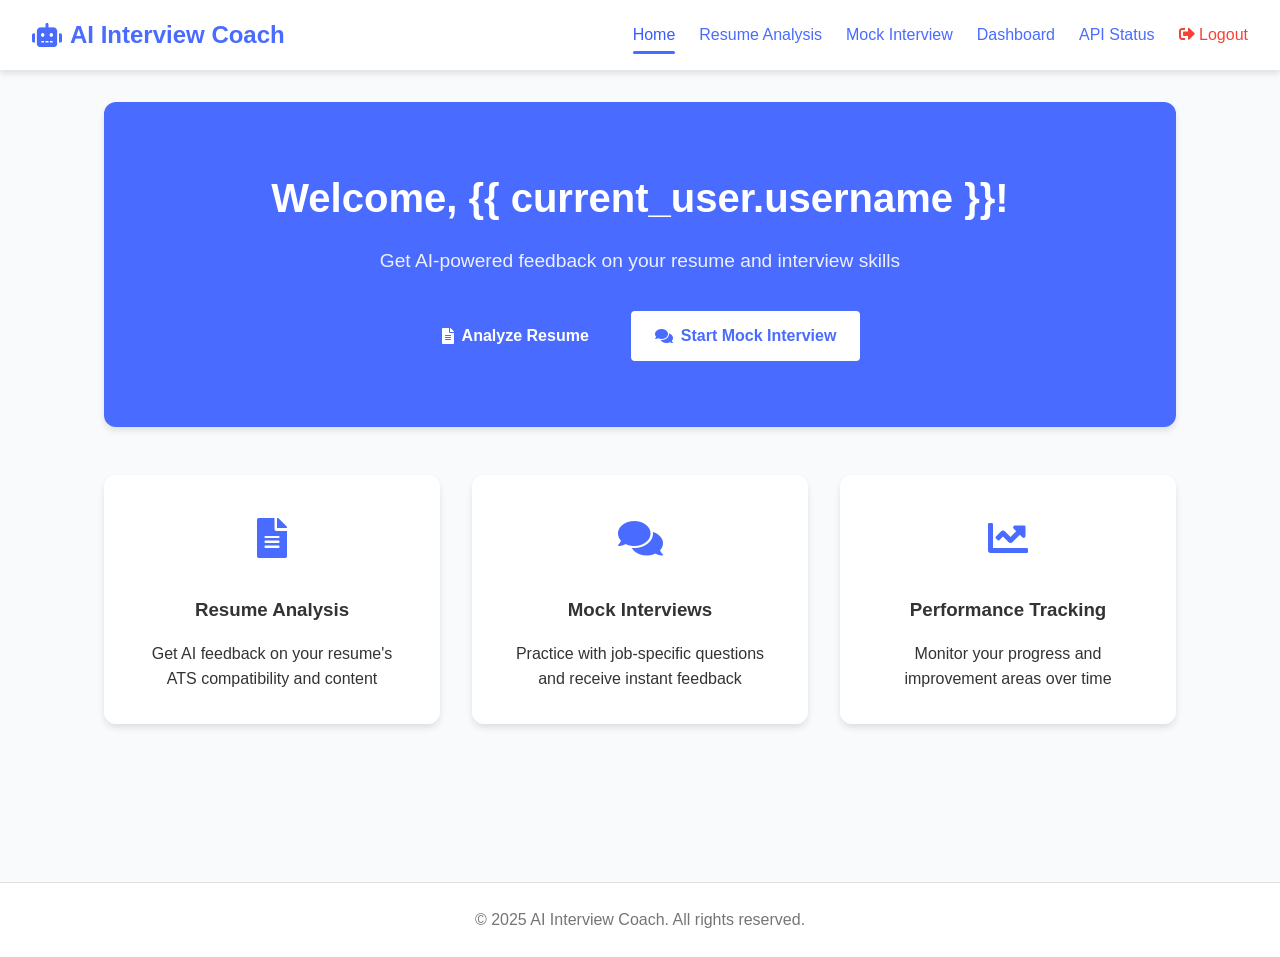
<file: templates/index.html>
<!DOCTYPE html>
<html lang="en">
<head>
    <meta charset="UTF-8">
    <meta name="viewport" content="width=device-width, initial-scale=1.0">
    <title>AI Interview Coach</title>
    <link rel="stylesheet" href="https://cdnjs.cloudflare.com/ajax/libs/font-awesome/5.15.4/css/all.min.css">
    <link rel="stylesheet" href="../static/css/style.css">
</head>
<body>
    <header>
        <div class="logo">
            <h1><i class="fas fa-robot"></i> AI Interview Coach</h1>
        </div>
        <nav>
            <ul>
                <li><a href="/home" class="active">Home</a></li>
                <li><a href="/resume">Resume Analysis</a></li>
                <li><a href="/interview">Mock Interview</a></li>
                <li><a href="/dashboard">Dashboard</a></li>
                <li><a href="/api-status">API Status</a></li>
                <li><a href="/logout" class="logout-btn"><i class="fas fa-sign-out-alt"></i> Logout</a></li>
            </ul>
        </nav>
    </header>

    <main>
        <section class="hero">
            <div class="hero-content">
                <h2>Welcome, {{ current_user.username }}!</h2>
                <p>Get AI-powered feedback on your resume and interview skills</p>
                <div class="cta-buttons">
                    <a href="/resume" class="btn btn-primary">
                        <i class="fas fa-file-alt"></i> Analyze Resume
                    </a>
                    <a href="/interview" class="btn btn-secondary">
                        <i class="fas fa-comments"></i> Start Mock Interview
                    </a>
                </div>
            </div>
        </section>

        <section class="features">
            <div class="feature-card">
                <div class="feature-icon">
                    <i class="fas fa-file-alt"></i>
                </div>
                <h3>Resume Analysis</h3>
                <p>Get AI feedback on your resume's ATS compatibility and content</p>
            </div>
            <div class="feature-card">
                <div class="feature-icon">
                    <i class="fas fa-comments"></i>
                </div>
                <h3>Mock Interviews</h3>
                <p>Practice with job-specific questions and receive instant feedback</p>
            </div>
            <div class="feature-card">
                <div class="feature-icon">
                    <i class="fas fa-chart-line"></i>
                </div>
                <h3>Performance Tracking</h3>
                <p>Monitor your progress and improvement areas over time</p>
            </div>
        </section>
    </main>

    <footer>
        <p>&copy; 2025 AI Interview Coach. All rights reserved.</p>
    </footer>
</body>
</html>
</file>
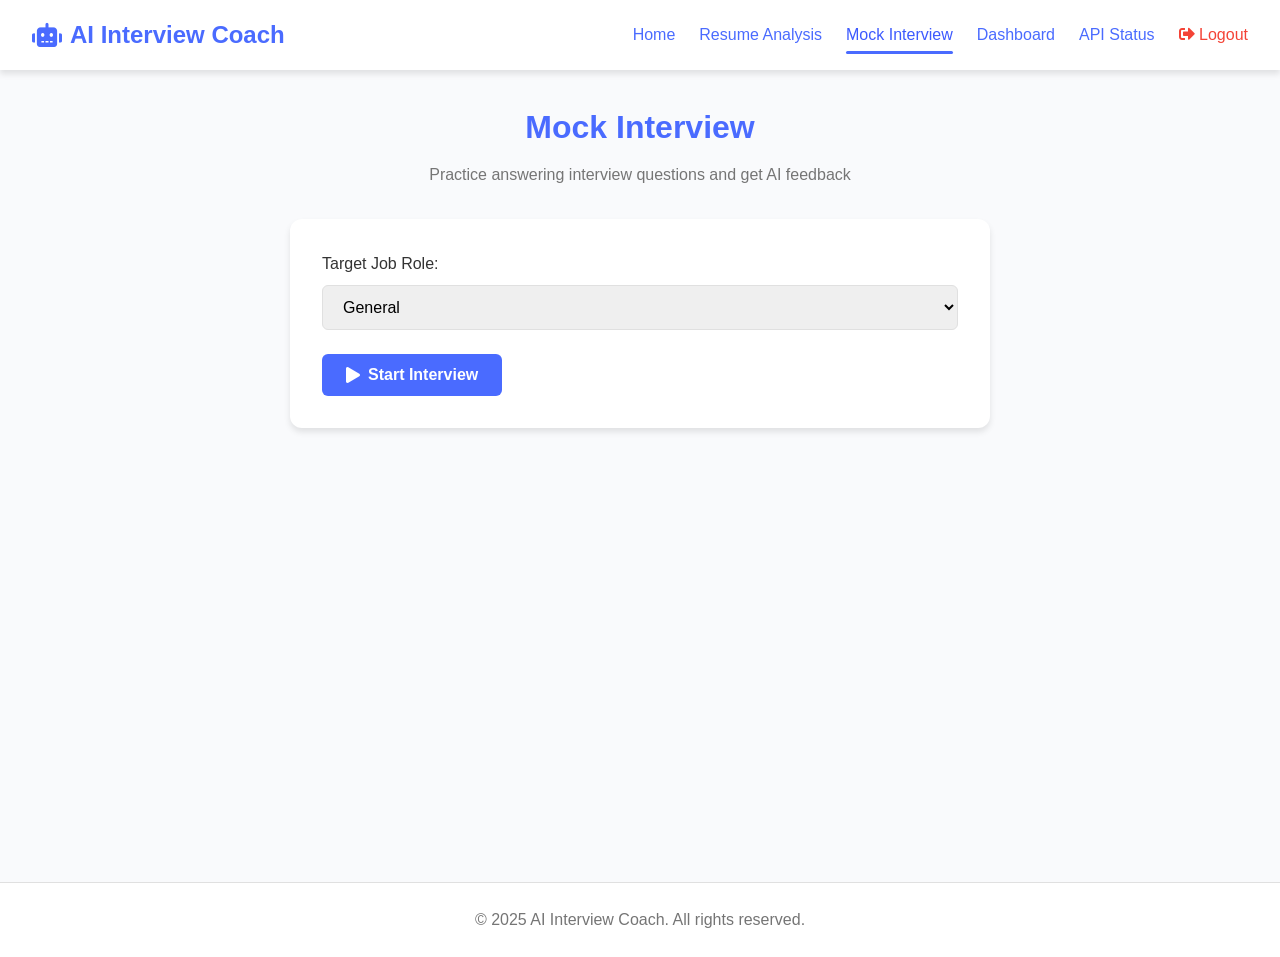
<file: templates/interview.html>
<!DOCTYPE html>
<html lang="en">
<head>
    <meta charset="UTF-8">
    <meta name="viewport" content="width=device-width, initial-scale=1.0">
    <title>Mock Interview | AI Interview Coach</title>
    <link rel="stylesheet" href="https://cdnjs.cloudflare.com/ajax/libs/font-awesome/5.15.4/css/all.min.css">
    <link rel="stylesheet" href="../static/css/style.css">
</head>
<body>
    <header>
        <div class="logo">
            <h1><i class="fas fa-robot"></i> AI Interview Coach</h1>
        </div>
        <nav>
            <ul>
                <li><a href="/home">Home</a></li>
                <li><a href="/resume">Resume Analysis</a></li>
                <li><a href="/interview" class="active">Mock Interview</a></li>
                <li><a href="/dashboard">Dashboard</a></li>
                <li><a href="/api-status">API Status</a></li>
                <li><a href="/logout" class="logout-btn"><i class="fas fa-sign-out-alt"></i> Logout</a></li>
            </ul>
        </nav>
    </header>

    <main>
        <section class="page-header">
            <h2>Mock Interview</h2>
            <p>Practice answering interview questions and get AI feedback</p>
        </section>

        <section id="interviewSetup" class="interview-setup">
            <form id="setupForm">
                <div class="form-group">
                    <label for="interviewJobRole">Target Job Role:</label>
                    <select id="interviewJobRole" name="job_role" required>
                        <option value="General">General</option>
                        <option value="Software Developer">Software Developer</option>
                        <option value="Data Scientist">Data Scientist</option>
                        <option value="Project Manager">Project Manager</option>
                    </select>
                </div>
                <button type="submit" class="btn btn-primary">
                    <i class="fas fa-play"></i> Start Interview
                </button>
            </form>
        </section>

        <section id="interviewSession" class="interview-session hidden">
            <div class="question-container">
                <div class="question-counter">
                    Question <span id="currentQuestionNum">1</span> of <span id="totalQuestions">5</span>
                </div>
                <div class="question">
                    <h3 id="currentQuestion"></h3>
                </div>
            </div>

            <div class="answer-container">
                <textarea id="answerInput" rows="10" placeholder="Type your answer here... Provide a detailed response including specific examples from your experience. For behavioral questions, consider using the STAR method (Situation, Task, Action, Result)."></textarea>
                <div class="answer-controls">
                    <button id="submitAnswer" class="btn btn-primary">
                        <i class="fas fa-paper-plane"></i> Submit Answer
                    </button>
                </div>
            </div>

            <div id="loadingEvaluation" class="loading hidden">
                <i class="fas fa-spinner fa-spin"></i> Evaluating your answer...
            </div>

            <div id="answerFeedback" class="feedback-container hidden">
                <div class="feedback-header">
                    <h3>AI Feedback</h3>
                    <div class="score">
                        <span id="answerScore">0</span><span>/100</span>
                    </div>
                </div>
                <div class="feedback-content formatted-feedback" id="feedbackContent">
                </div>
                <div class="feedback-controls">
                    <button id="nextQuestion" class="btn btn-secondary">
                        Next Question <i class="fas fa-arrow-right"></i>
                    </button>
                    <button id="finishInterview" class="btn btn-primary hidden">
                        Finish Interview <i class="fas fa-check"></i>
                    </button>
                </div>
            </div>
        </section>

        <section id="interviewComplete" class="interview-complete hidden">
            <div class="complete-header">
                <h3><i class="fas fa-check-circle"></i> Interview Complete!</h3>
            </div>
            <div class="complete-summary">
                <p>You've completed the mock interview. Here's your performance:</p>
                <div class="average-score">
                    <span>Average Score: </span>
                    <span id="averageScore">0</span><span>/100</span>
                </div>
            </div>
            <div class="complete-actions">
                <a href="/dashboard" class="btn btn-primary">
                    <i class="fas fa-chart-line"></i> View Dashboard
                </a>
                <button id="startNewInterview" class="btn btn-secondary">
                    <i class="fas fa-redo"></i> Start New Interview
                </button>
            </div>
        </section>
    </main>

    <footer>
        <p>&copy; 2025 AI Interview Coach. All rights reserved.</p>
    </footer>

    <script src="../static/js/interview.js"></script>
</body>
</html>
</file>
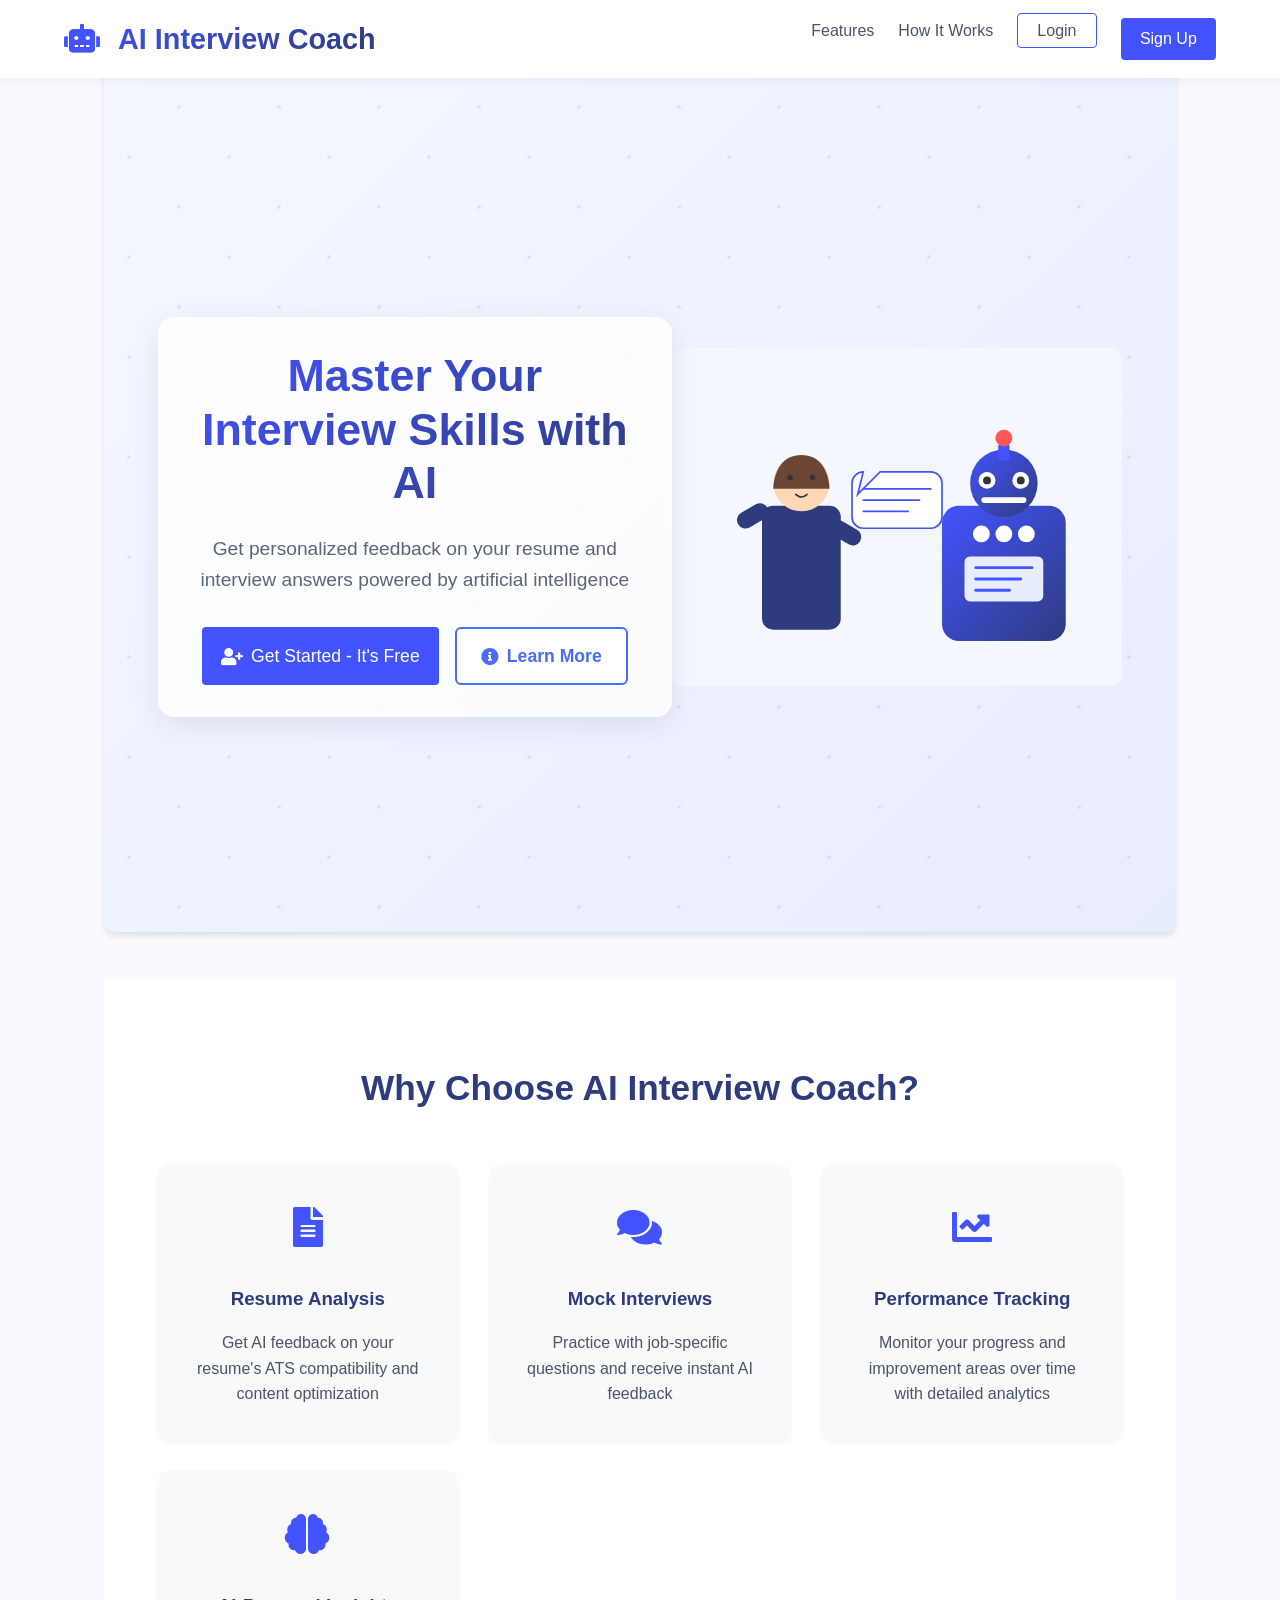
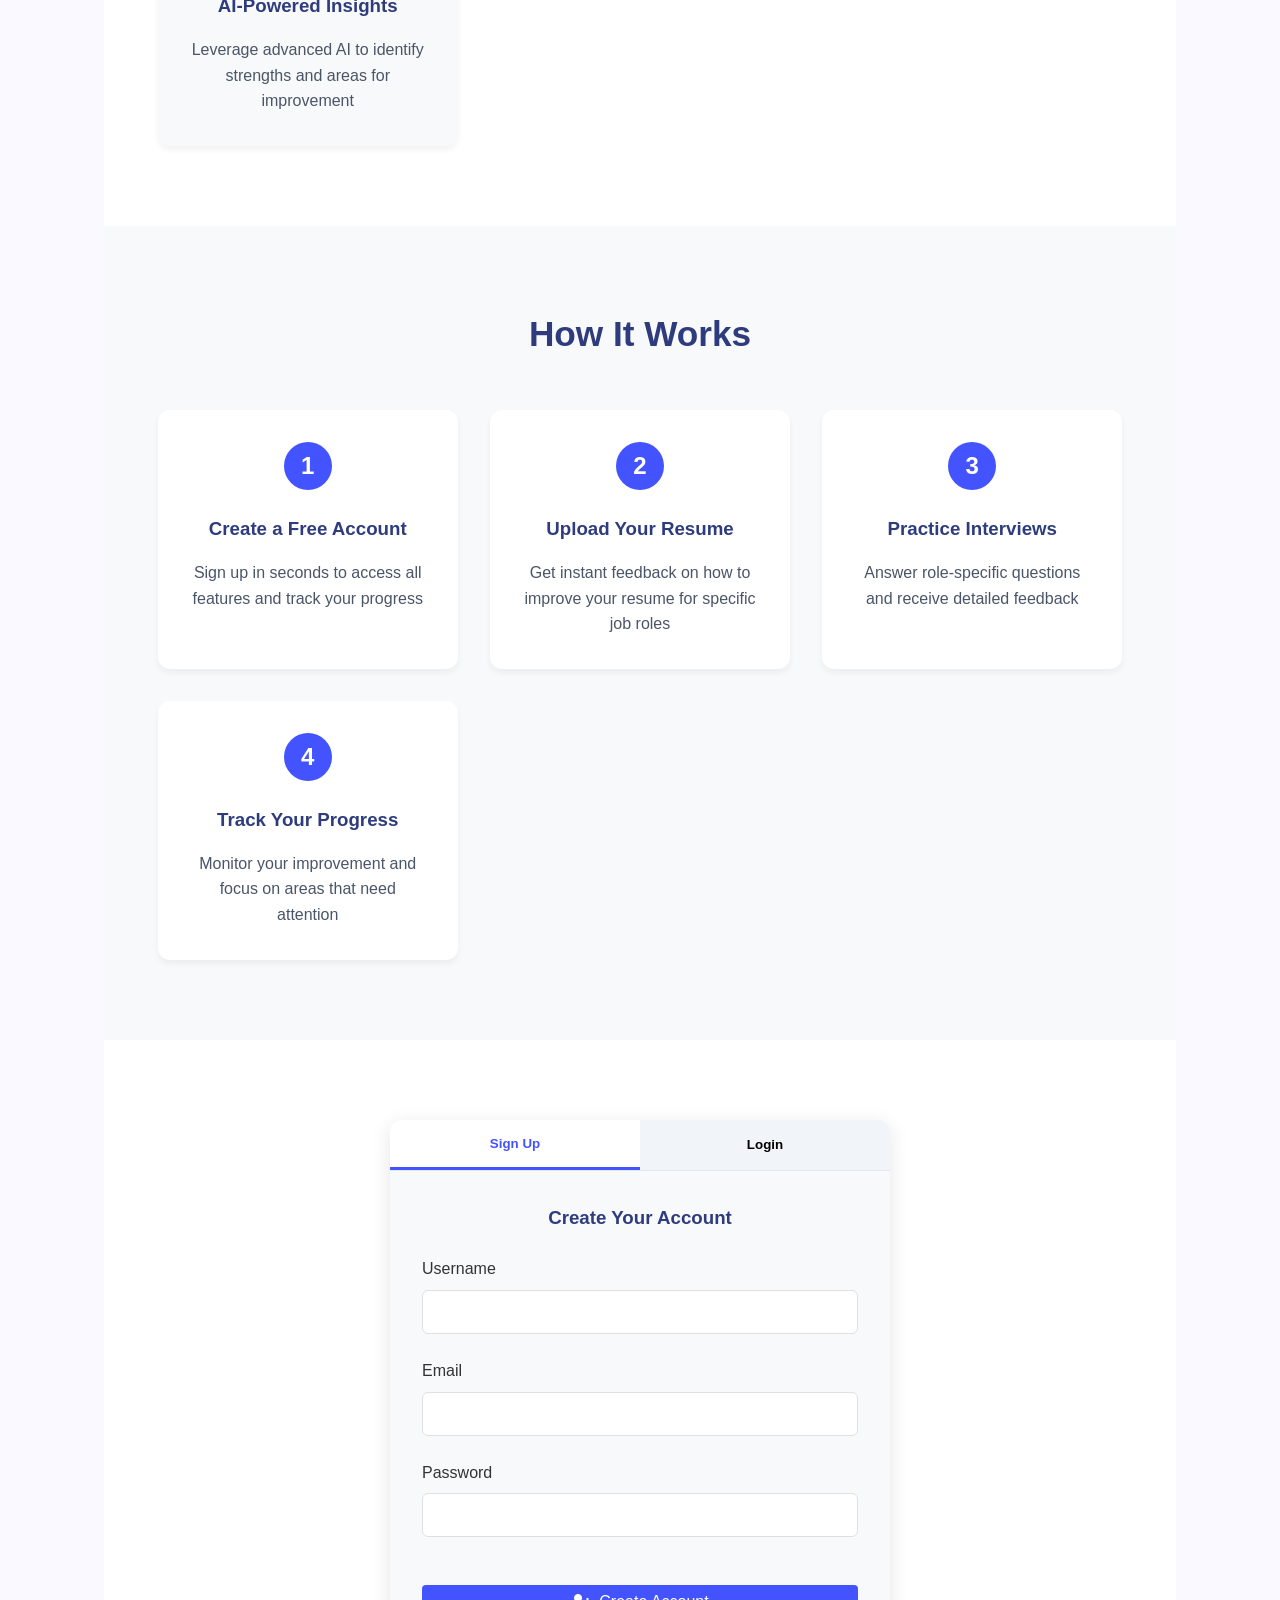
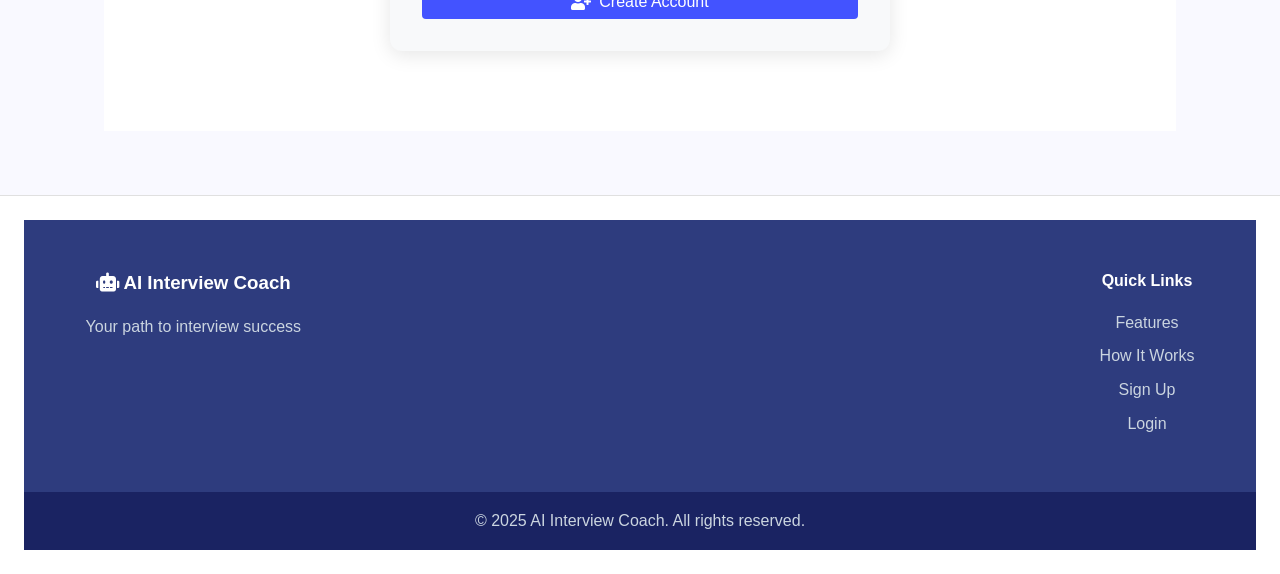
<file: templates/landing.html>
<!DOCTYPE html>
<html lang="en">
<head>
    <meta charset="UTF-8">
    <meta name="viewport" content="width=device-width, initial-scale=1.0">
    <title>AI Interview Coach - Your Path to Interview Success</title>
    <link rel="stylesheet" href="https://cdnjs.cloudflare.com/ajax/libs/font-awesome/5.15.4/css/all.min.css">
    <link rel="stylesheet" href="../static/css/style.css">
    <link rel="stylesheet" href="../static/css/landing.css">
</head>
<body class="landing-page">
    <header>
        <div class="logo">
            <h1><i class="fas fa-robot"></i> AI Interview Coach</h1>
        </div>
        <nav>
            <ul>
                <li><a href="#features" class="nav-link">Features</a></li>
                <li><a href="#how-it-works" class="nav-link">How It Works</a></li>
                <li><a href="#login" class="login-btn">Login</a></li>
                <li><a href="#signup" class="btn btn-primary">Sign Up</a></li>
            </ul>
        </nav>
    </header>

    <main>
        <section class="hero">
            <div class="hero-content">
                <h2>Master Your Interview Skills with AI</h2>
                <p>Get personalized feedback on your resume and interview answers powered by artificial intelligence</p>
                <div class="cta-buttons">
                    <a href="#signup" class="btn btn-primary btn-large">
                        <i class="fas fa-user-plus"></i> Get Started - It's Free
                    </a>
                    <a href="#features" class="btn btn-secondary btn-large">
                        <i class="fas fa-info-circle"></i> Learn More
                    </a>
                </div>
            </div>
            <div class="hero-image">
                <img src="../static/img/interview-illustration.svg" alt="AI Interview Coach Illustration">
            </div>
        </section>

        <section id="features" class="features-section">
            <h2>Why Choose AI Interview Coach?</h2>
            <div class="features">
                <div class="feature-card">
                    <div class="feature-icon">
                        <i class="fas fa-file-alt"></i>
                    </div>
                    <h3>Resume Analysis</h3>
                    <p>Get AI feedback on your resume's ATS compatibility and content optimization</p>
                </div>
                <div class="feature-card">
                    <div class="feature-icon">
                        <i class="fas fa-comments"></i>
                    </div>
                    <h3>Mock Interviews</h3>
                    <p>Practice with job-specific questions and receive instant AI feedback</p>
                </div>
                <div class="feature-card">
                    <div class="feature-icon">
                        <i class="fas fa-chart-line"></i>
                    </div>
                    <h3>Performance Tracking</h3>
                    <p>Monitor your progress and improvement areas over time with detailed analytics</p>
                </div>
                <div class="feature-card">
                    <div class="feature-icon">
                        <i class="fas fa-brain"></i>
                    </div>
                    <h3>AI-Powered Insights</h3>
                    <p>Leverage advanced AI to identify strengths and areas for improvement</p>
                </div>
            </div>
        </section>

        <section id="how-it-works" class="how-it-works-section">
            <h2>How It Works</h2>
            <div class="steps">
                <div class="step">
                    <div class="step-number">1</div>
                    <h3>Create a Free Account</h3>
                    <p>Sign up in seconds to access all features and track your progress</p>
                </div>
                <div class="step">
                    <div class="step-number">2</div>
                    <h3>Upload Your Resume</h3>
                    <p>Get instant feedback on how to improve your resume for specific job roles</p>
                </div>
                <div class="step">
                    <div class="step-number">3</div>
                    <h3>Practice Interviews</h3>
                    <p>Answer role-specific questions and receive detailed feedback</p>
                </div>
                <div class="step">
                    <div class="step-number">4</div>
                    <h3>Track Your Progress</h3>
                    <p>Monitor your improvement and focus on areas that need attention</p>
                </div>
            </div>
        </section>

        <section id="signup" class="auth-section">
            <div class="auth-container">
                <div class="auth-tabs">
                    <button class="auth-tab active" data-target="signup-form">Sign Up</button>
                    <button class="auth-tab" data-target="login-form">Login</button>
                </div>
                <div id="signup-form" class="auth-form active">
                    <h3>Create Your Account</h3>
                    <form action="/signup" method="POST">
                        <div class="form-group">
                            <label for="signup-username">Username</label>
                            <input type="text" id="signup-username" name="username" required>
                        </div>
                        <div class="form-group">
                            <label for="signup-email">Email</label>
                            <input type="email" id="signup-email" name="email" required>
                        </div>
                        <div class="form-group">
                            <label for="signup-password">Password</label>
                            <input type="password" id="signup-password" name="password" required>
                        </div>
                        <button type="submit" class="btn btn-primary btn-block">
                            <i class="fas fa-user-plus"></i> Create Account
                        </button>
                    </form>
                </div>
                <div id="login-form" class="auth-form">
                    <h3>Welcome Back</h3>
                    <form action="/login" method="POST">
                        <div class="form-group">
                            <label for="login-username">Username</label>
                            <input type="text" id="login-username" name="username" required>
                        </div>
                        <div class="form-group">
                            <label for="login-password">Password</label>
                            <input type="password" id="login-password" name="password" required>
                        </div>
                        <button type="submit" class="btn btn-primary btn-block">
                            <i class="fas fa-sign-in-alt"></i> Login
                        </button>
                    </form>
                </div>
            </div>
        </section>
    </main>

    <footer>
        <div class="footer-content">
            <div class="footer-logo">
                <h3><i class="fas fa-robot"></i> AI Interview Coach</h3>
                <p>Your path to interview success</p>
            </div>
            <div class="footer-links">
                <h4>Quick Links</h4>
                <ul>
                    <li><a href="#features">Features</a></li>
                    <li><a href="#how-it-works">How It Works</a></li>
                    <li><a href="#signup">Sign Up</a></li>
                    <li><a href="#login">Login</a></li>
                </ul>
            </div>
        </div>
        <div class="footer-bottom">
            <p>&copy; 2025 AI Interview Coach. All rights reserved.</p>
        </div>
    </footer>

    <script>
        document.addEventListener('DOMContentLoaded', function() {
            // Handle auth tabs
            const authTabs = document.querySelectorAll('.auth-tab');
            const authForms = document.querySelectorAll('.auth-form');
            
            authTabs.forEach(tab => {
                tab.addEventListener('click', function() {
                    const target = this.getAttribute('data-target');
                    
                    // Update active tab
                    authTabs.forEach(t => t.classList.remove('active'));
                    this.classList.add('active');
                    
                    // Show target form
                    authForms.forEach(form => {
                        form.classList.remove('active');
                        if (form.id === target) {
                            form.classList.add('active');
                        }
                    });
                });
            });
            
            // Smooth scroll for navigation links
            document.querySelectorAll('a[href^="#"]').forEach(anchor => {
                anchor.addEventListener('click', function(e) {
                    e.preventDefault();
                    
                    const targetId = this.getAttribute('href');
                    if (targetId === '#login') {
                        // Switch to login tab
                        document.querySelector('.auth-tab[data-target="login-form"]').click();
                        // Scroll to auth section
                        document.querySelector('#signup').scrollIntoView({
                            behavior: 'smooth'
                        });
                    } else {
                        document.querySelector(targetId).scrollIntoView({
                            behavior: 'smooth'
                        });
                    }
                });
            });
        });
    </script>
</body>
</html>
</file>
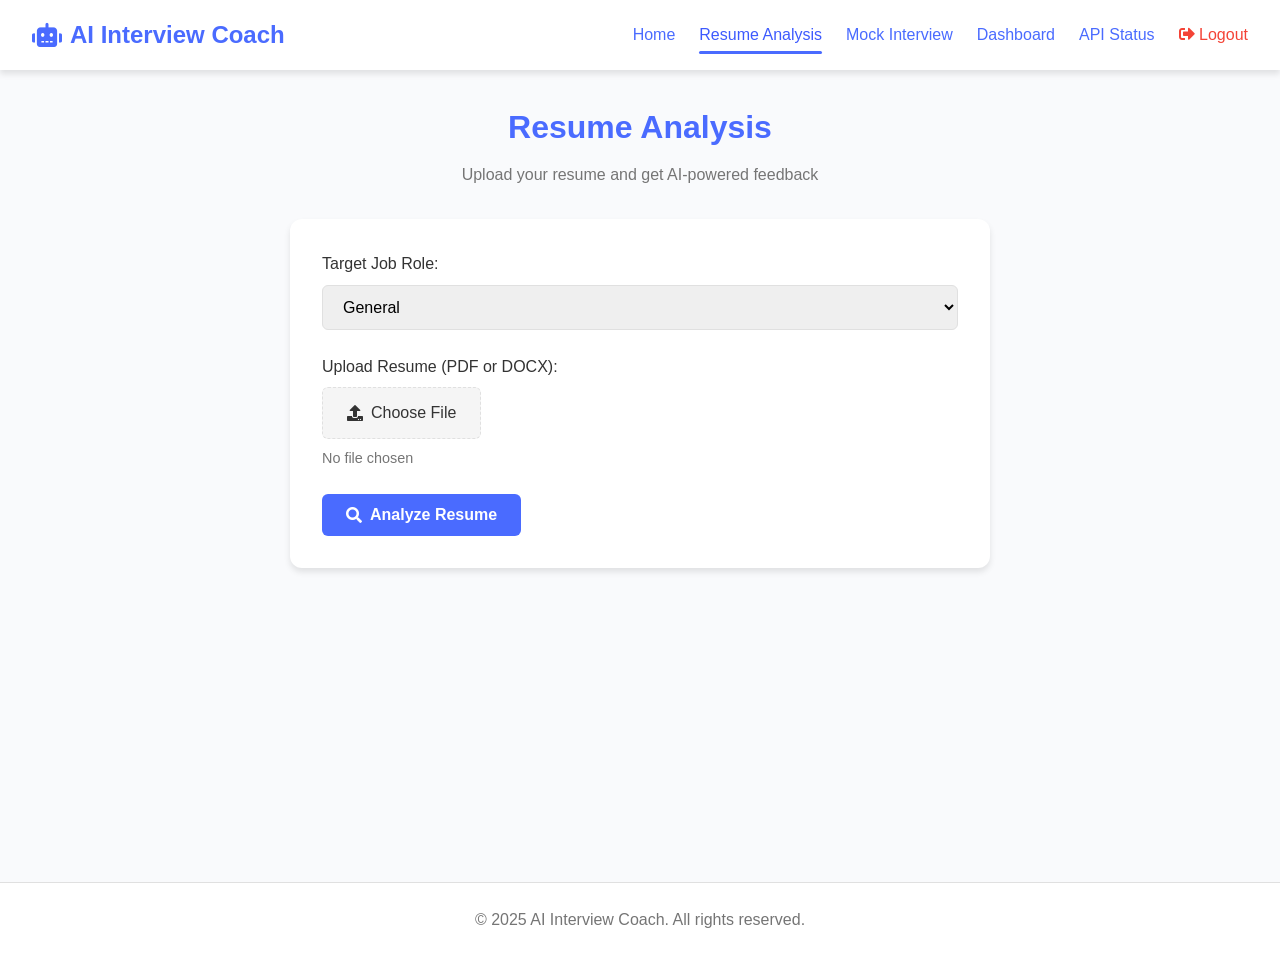
<file: templates/resume.html>
<!DOCTYPE html>
<html lang="en">
<head>
    <meta charset="UTF-8">
    <meta name="viewport" content="width=device-width, initial-scale=1.0">
    <title>Resume Analysis | AI Interview Coach</title>
    <link rel="stylesheet" href="https://cdnjs.cloudflare.com/ajax/libs/font-awesome/5.15.4/css/all.min.css">
    <link rel="stylesheet" href="../static/css/style.css">
    <style>
        .optimize-section {
            margin-top: 2rem;
            padding-top: 2rem;
            border-top: 2px solid var(--medium-gray);
        }
        .btn-success {
            background-color: #28a745;
            color: white;
        }
        .btn-success:hover {
            background-color: #218838;
        }
        .optimized-results {
            margin-top: 1.5rem;
        }
        .optimized-text {
            background-color: #f8f9fa;
            border: 1px solid #dee2e6;
            border-radius: 8px;
            padding: 1rem;
            font-family: monospace;
            white-space: pre-wrap;
            word-wrap: break-word;
            max-height: 500px;
            overflow-y: auto;
        }
        .btn-sm {
            padding: 0.5rem 1rem;
            font-size: 0.875rem;
            margin-left: 0.5rem;
        }
        .hidden {
            display: none;
        }
        .loading {
            display: none;
            text-align: center;
            padding: 1rem;
            color: var(--primary-color);
        }
    </style>
</head>
<body>
    <header>
        <div class="logo">
            <h1><i class="fas fa-robot"></i> AI Interview Coach</h1>
        </div>
        <nav>
            <ul>
                <li><a href="/home">Home</a></li>
                <li><a href="/resume" class="active">Resume Analysis</a></li>
                <li><a href="/interview">Mock Interview</a></li>
                <li><a href="/dashboard">Dashboard</a></li>
                <li><a href="/api-status">API Status</a></li>
                <li><a href="/logout" class="logout-btn"><i class="fas fa-sign-out-alt"></i> Logout</a></li>
            </ul>
        </nav>
    </header>

    <main>
        <section class="page-header">
            <h2>Resume Analysis</h2>
            <p>Upload your resume and get AI-powered feedback</p>
        </section>

        <div class="container mx-auto p-6 max-w-4xl">
            <!-- Error Message -->
            <div id="errorMessage" class="bg-red-100 border border-red-400 text-red-700 px-4 py-3 rounded relative mb-4 hidden" role="alert">
                <strong class="font-bold">Error! </strong>
                <span class="block sm:inline error-text">Something went wrong.</span>
            </div>
            
            <section class="resume-upload">
                <form id="resumeForm" enctype="multipart/form-data">
                    <div class="form-group">
                        <label for="jobRole">Target Job Role:</label>
                        <select id="jobRole" name="job_role" required>
                            <option value="General">General</option>
                            <option value="Software Developer">Software Developer</option>
                            <option value="Data Scientist">Data Scientist</option>
                            <option value="Project Manager">Project Manager</option>
                        </select>
                    </div>
                    <div class="form-group file-upload">
                        <label for="resumeFile">Upload Resume (PDF or DOCX):</label>
                        <input type="file" id="resumeFile" name="resume" accept=".pdf,.docx" required>
                        <div class="file-upload-btn">
                            <i class="fas fa-upload"></i> Choose File
                        </div>
                        <span class="file-name">No file chosen</span>
                    </div>
                    <div style="display: flex; gap: 1rem; margin-top: 1rem;">
                        <button type="submit" class="btn btn-primary">
                            <i class="fas fa-search"></i> Analyze Resume
                        </button>
                        <button type="button" id="optimizeResumeBtn" class="btn btn-success" style="display: none;">
                            <i class="fas fa-magic"></i> ✨ Optimize Resume with AI
                        </button>
                        <button type="button" id="downloadUpdatedResumeBtn" class="btn btn-secondary hidden" disabled>
                            <i class="fas fa-file-download"></i> Download Updated Resume
                        </button>
                    </div>
                </form>
                <div id="loadingAnalysis" class="loading">
                    <i class="fas fa-spinner fa-spin"></i> Analyzing your resume...
                </div>
                <div id="loadingOptimize" class="loading" style="display: none;">
                    <i class="fas fa-spinner fa-spin"></i> AI is rewriting your resume... (takes 10-15 seconds)
                </div>
            </section>

            <section id="analysisResults" class="analysis-results hidden">
                <div class="result-header">
                    <h3>Analysis Results</h3>
                    <div class="score-container">
                        <div class="score">
                            <span id="resumeScore">0</span>
                            <span class="max-score">/100</span>
                        </div>
                        <div class="score-label">ATS Compatibility Score</div>
                    </div>
                </div>
                
                <div class="results-grid">
                    <div class="result-section">
                        <div class="section-header">
                            <i class="fas fa-file-alt"></i>
                            <h4>Structure</h4>
                        </div>
                        <div class="section-content">
                            <p id="structureFeedback"></p>
                        </div>
                    </div>
                    
                    <div class="result-section">
                        <div class="section-header">
                            <i class="fas fa-list-ul"></i>
                            <h4>Content</h4>
                        </div>
                        <div class="section-content">
                            <p id="contentFeedback"></p>
                        </div>
                    </div>
                    
                    <div class="result-section">
                        <div class="section-header">
                            <i class="fas fa-lightbulb"></i>
                            <h4>Improvement Suggestions</h4>
                        </div>
                        <div class="section-content">
                            <p id="improvementsFeedback"></p>
                        </div>
                    </div>
                </div>
                
                <div class="keywords-section">
                    <div class="keyword-column">
                        <div class="section-header">
                            <i class="fas fa-check-circle"></i>
                            <h4>Keywords Found</h4>
                        </div>
                        <ul id="keywordsFound" class="keywords-list found"></ul>
                    </div>
                    <div class="keyword-column">
                        <div class="section-header">
                            <i class="fas fa-times-circle"></i>
                            <h4>Missing Keywords</h4>
                        </div>
                        <ul id="keywordsMissing" class="keywords-list missing"></ul>
                    </div>
                </div>
                
                <div class="result-summary">
                    <div class="section-header">
                        <i class="fas fa-star"></i>
                        <h4>Summary</h4>
                    </div>
                    <div class="section-content">
                        <p id="summaryFeedback"></p>
                    </div>
                </div>
            </section>

            <!-- AI Optimized Resume Section -->
            <section id="optimizedResults" class="optimize-section hidden">
                <div class="result-header">
                    <h3><i class="fas fa-magic"></i> AI Optimized Resume</h3>
                    <p>Your resume professionally rewritten by AI using STAR method and strong action verbs</p>
                </div>
                <div class="optimized-text" id="optimizedText">
                    <!-- Optimized resume will appear here -->
                </div>
                <div style="margin-top: 1rem; display: flex; gap: 1rem;">
                    <button id="copyOptimizedBtn" class="btn btn-primary btn-sm">
                        <i class="fas fa-copy"></i> Copy to Clipboard
                    </button>
                    <button id="downloadOptimizedBtn" class="btn btn-success btn-sm">
                        <i class="fas fa-download"></i> Download as TXT
                    </button>
                </div>
            </section>
        </div>
    </main>

    <footer>
        <p>&copy; 2025 AI Interview Coach. All rights reserved.</p>
    </footer>

    <script>
        // Store data
        let currentFile = null;
        let currentJobRole = 'General';
        let analysisComplete = false;

        // File upload display
        const fileInput = document.getElementById('resumeFile');
        const fileNameSpan = document.querySelector('.file-name');
        
        fileInput.addEventListener('change', function(e) {
            if (e.target.files.length > 0) {
                currentFile = e.target.files[0];
                fileNameSpan.textContent = currentFile.name;
            } else {
                currentFile = null;
                fileNameSpan.textContent = 'No file chosen';
            }
        });

        // Form submission for analysis
        const resumeForm = document.getElementById('resumeForm');
        resumeForm.addEventListener('submit', async function(e) {
            e.preventDefault();
            
            if (!currentFile) {
                showError('Please select a file');
                return;
            }
            
            const jobRoleSelect = document.getElementById('jobRole');
            currentJobRole = jobRoleSelect.value;
            
            const formData = new FormData();
            formData.append('resume', currentFile);
            formData.append('job_role', currentJobRole);
            
            const loadingDiv = document.getElementById('loadingAnalysis');
            loadingDiv.style.display = 'block';
            hideError();
            
            try {
                const response = await fetch('/api/analyze-resume', {
                    method: 'POST',
                    body: formData
                });
                
                const data = await response.json();
                
                if (response.ok) {
                    displayResults(data);
                    analysisComplete = true;
                    const optimizeBtn = document.getElementById('optimizeResumeBtn');
                    optimizeBtn.style.display = 'inline-block';
                } else {
                    showError(data.error || 'Analysis failed');
                }
            } catch (error) {
                showError('Network error: ' + error.message);
            } finally {
                loadingDiv.style.display = 'none';
            }
        });
        
        // Optimize Resume Function
        const optimizeBtn = document.getElementById('optimizeResumeBtn');
        optimizeBtn.addEventListener('click', async function() {
            if (!currentFile) {
                showError('Please upload a resume first');
                return;
            }
            
            const loadingOptimize = document.getElementById('loadingOptimize');
            loadingOptimize.style.display = 'block';
            
            try {
                // First, extract text from the file
                const formData = new FormData();
                formData.append('resume', currentFile);
                
                const extractResponse = await fetch('/api/extract-resume-text', {
                    method: 'POST',
                    body: formData
                });
                
                if (!extractResponse.ok) {
                    const errorData = await extractResponse.json();
                    throw new Error(errorData.error || 'Text extraction failed');
                }
                
                const textData = await extractResponse.json();
                const resumeText = textData.text;
                
                if (!resumeText || resumeText.length < 50) {
                    throw new Error('Could not extract enough text from the resume');
                }
                
                // Now optimize
                const optimizeResponse = await fetch('/api/optimize-resume', {
                    method: 'POST',
                    headers: {
                        'Content-Type': 'application/json'
                    },
                    body: JSON.stringify({
                        resume_text: resumeText,
                        job_role: currentJobRole
                    })
                });
                
                const data = await optimizeResponse.json();
                
                if (optimizeResponse.ok) {
                    displayOptimizedResults(data.optimized_text);
                } else {
                    showError(data.error || 'Optimization failed');
                }
            } catch (error) {
                showError('Optimization error: ' + error.message);
            } finally {
                loadingOptimize.style.display = 'none';
            }
        });
        
        function displayOptimizedResults(optimizedText) {
            const optimizedDiv = document.getElementById('optimizedText');
            optimizedDiv.textContent = optimizedText;
            
            const optimizedSection = document.getElementById('optimizedResults');
            optimizedSection.classList.remove('hidden');
            
            // Scroll to optimized section
            optimizedSection.scrollIntoView({ behavior: 'smooth' });
            
            // Copy button
            const copyBtn = document.getElementById('copyOptimizedBtn');
            copyBtn.onclick = () => {
                navigator.clipboard.writeText(optimizedText);
                const originalText = copyBtn.innerHTML;
                copyBtn.innerHTML = '<i class="fas fa-check"></i> Copied!';
                setTimeout(() => {
                    copyBtn.innerHTML = originalText;
                }, 2000);
            };
            
            // Download button
            const downloadBtn = document.getElementById('downloadOptimizedBtn');
            downloadBtn.onclick = () => {
                const blob = new Blob([optimizedText], { type: 'text/plain' });
                const url = URL.createObjectURL(blob);
                const a = document.createElement('a');
                a.href = url;
                a.download = 'optimized_resume.txt';
                document.body.appendChild(a);
                a.click();
                document.body.removeChild(a);
                URL.revokeObjectURL(url);
            };
        }
        
        function displayResults(data) {
            const resultsSection = document.getElementById('analysisResults');
            resultsSection.classList.remove('hidden');
            
            // Score
            const scoreSpan = document.getElementById('resumeScore');
            scoreSpan.textContent = data.score || 'N/A';
            
            // Feedback sections
            if (data.feedback) {
                const structureP = document.getElementById('structureFeedback');
                structureP.innerHTML = formatText(data.feedback.structure || 'No structure feedback');
                
                const contentP = document.getElementById('contentFeedback');
                contentP.innerHTML = formatText(data.feedback.content || 'No content feedback');
                
                const improvementsP = document.getElementById('improvementsFeedback');
                improvementsP.innerHTML = formatText(data.feedback.improvements || 'No improvement suggestions');
                
                const summaryP = document.getElementById('summaryFeedback');
                summaryP.innerHTML = formatText(data.feedback.summary || 'No summary');
            }
            
            // Keywords Found
            const foundList = document.getElementById('keywordsFound');
            if (data.keywords_found && data.keywords_found.length > 0) {
                foundList.innerHTML = data.keywords_found.map(k => `<li><i class="fas fa-check"></i> ${k}</li>`).join('');
            } else {
                foundList.innerHTML = '<li>No keywords found</li>';
            }
            
            // Keywords Missing
            const missingList = document.getElementById('keywordsMissing');
            if (data.keywords_missing && data.keywords_missing.length > 0) {
                missingList.innerHTML = data.keywords_missing.map(k => `<li><i class="fas fa-times"></i> ${k}</li>`).join('');
            } else {
                missingList.innerHTML = '<li>No missing keywords! Great job!</li>';
            }
        }
        
        function formatText(text) {
            if (!text) return '';
            return text.replace(/\n/g, '<br>').replace(/- /g, '• ');
        }
        
        function showError(message) {
            const errorDiv = document.getElementById('errorMessage');
            const errorSpan = errorDiv.querySelector('.error-text');
            errorSpan.textContent = message;
            errorDiv.classList.remove('hidden');
            setTimeout(() => {
                errorDiv.classList.add('hidden');
            }, 5000);
        }
        
        function hideError() {
            const errorDiv = document.getElementById('errorMessage');
            errorDiv.classList.add('hidden');
        }
    </script>
</body>
</html>
</file>
<file: static/css/style.css>
/* Global Styles */
:root {
    --primary-color: #4a6bff;
    --secondary-color: #3d5afe;
    --accent-color: #00c853;
    --text-color: #333;
    --light-gray: #f5f5f5;
    --medium-gray: #e0e0e0;
    --dark-gray: #757575;
    --error-color: #f44336;
    --success-color: #00c853;
    --shadow: 0 4px 6px rgba(0, 0, 0, 0.1);
    --transition: all 0.3s ease;
}

* {
    margin: 0;
    padding: 0;
    box-sizing: border-box;
}

body {
    font-family: 'Segoe UI', Tahoma, Geneva, Verdana, sans-serif;
    line-height: 1.6;
    color: var(--text-color);
    background-color: #f9fafc;
}

a {
    text-decoration: none;
    color: var(--primary-color);
}

ul {
    list-style: none;
}

/* Header */
header {
    background-color: #fff;
    box-shadow: var(--shadow);
    padding: 1rem 2rem;
    display: flex;
    justify-content: space-between;
    align-items: center;
    position: sticky;
    top: 0;
    z-index: 100;
}

.logo h1 {
    color: var(--primary-color);
    font-size: 1.5rem;
    display: flex;
    align-items: center;
    gap: 0.5rem;
}

nav ul {
    display: flex;
    gap: 1.5rem;
}

nav a {
    padding: 0.5rem 0;
    font-weight: 500;
    position: relative;
}

nav a.active {
    color: var(--secondary-color);
}

nav a.active::after {
    content: "";
    position: absolute;
    bottom: -3px;
    left: 0;
    width: 100%;
    height: 3px;
    background-color: var(--primary-color);
    border-radius: 1.5px;
}

.logout-btn {
    color: var(--error-color) !important;
    font-weight: 500;
}

.logout-btn:hover {
    color: #ff3333 !important;
}

/* Main Content */
main {
    max-width: 1200px;
    margin: 0 auto;
    padding: 2rem 5%;
    min-height: calc(100vh - 70px - 50px);
}

/* Buttons */
.btn {
    display: inline-flex;
    align-items: center;
    justify-content: center;
    gap: 0.5rem;
    padding: 0.75rem 1.5rem;
    border-radius: 6px;
    font-weight: 600;
    cursor: pointer;
    transition: var(--transition);
    border: none;
    font-size: 1rem;
}

.btn-primary {
    background-color: var(--primary-color);
    color: white;
}

.btn-primary:hover {
    background-color: var(--secondary-color);
    transform: translateY(-2px);
}

.btn-secondary {
    background-color: white;
    color: var(--primary-color);
    border: 2px solid var(--primary-color);
}

.btn-secondary:hover {
    background-color: rgba(3, 48, 251, 0.1);
    transform: translateY(-2px);
    color: white;
}

/* Form Elements */
.form-group {
    margin-bottom: 1.5rem;
}

.form-group label {
    display: block;
    margin-bottom: 0.5rem;
    font-weight: 500;
}

.form-group input,
.form-group select,
.form-group textarea {
    width: 100%;
    padding: 0.75rem 1rem;
    border: 1px solid var(--medium-gray);
    border-radius: 6px;
    font-size: 1rem;
    transition: var(--transition);
}

.form-group input:focus,
.form-group select:focus,
.form-group textarea:focus {
    outline: none;
    border-color: var(--primary-color);
    box-shadow: 0 0 0 3px rgba(74, 107, 255, 0.2);
}

/* File Upload */
.file-upload {
    position: relative;
}

.file-upload input[type="file"] {
    position: absolute;
    width: 100%;
    height: 100%;
    opacity: 0;
    cursor: pointer;
    z-index: 2;
}

.file-upload-btn {
    display: inline-flex;
    align-items: center;
    gap: 0.5rem;
    padding: 0.75rem 1.5rem;
    background-color: var(--light-gray);
    border: 1px dashed var(--medium-gray);
    border-radius: 6px;
    margin-bottom: 0.5rem;
    transition: var(--transition);
}

.file-upload input[type="file"]:hover + .file-upload-btn {
    background-color: var(--medium-gray);
}

.file-name {
    display: block;
    font-size: 0.9rem;
    color: var(--dark-gray);
}

/* Page Header */
.page-header {
    text-align: center;
    margin-bottom: 2rem;
}

.page-header h2 {
    font-size: 2rem;
    color: var(--primary-color);
    margin-bottom: 0.5rem;
}

.page-header p {
    color: var(--dark-gray);
}

/* Loading Indicator */
.loading {
    display: flex;
    align-items: center;
    justify-content: center;
    gap: 0.5rem;
    padding: 1rem;
    font-weight: 500;
    color: var(--primary-color);
}

.hidden {
    display: none;
}

/* Footer */
footer {
    text-align: center;
    padding: 1.5rem;
    margin-top: 2rem;
    background-color: #fff;
    border-top: 1px solid var(--medium-gray);
    color: var(--dark-gray);
}

/* Hero Section */
.hero {
    background-color: var(--primary-color);
    color: white;
    border-radius: 12px;
    padding: 4rem 2rem;
    text-align: center;
    margin-bottom: 3rem;
    box-shadow: var(--shadow);
}

.hero h2 {
    font-size: 2.5rem;
    margin-bottom: 1rem;
}

.hero p {
    font-size: 1.2rem;
    margin-bottom: 2rem;
    opacity: 0.9;
}

.cta-buttons {
    display: flex;
    gap: 1rem;
    justify-content: center;
    flex-wrap: wrap;
}

/* Features Section */
.features {
    display: grid;
    grid-template-columns: repeat(auto-fit, minmax(300px, 1fr));
    gap: 2rem;
    margin-top: 3rem;
}

.feature-card {
    background-color: white;
    border-radius: 12px;
    padding: 2rem;
    text-align: center;
    box-shadow: var(--shadow);
    transition: var(--transition);
}

.feature-card:hover {
    transform: translateY(-5px);
}

.feature-icon {
    font-size: 2.5rem;
    color: var(--primary-color);
    margin-bottom: 1.5rem;
}

.feature-card h3 {
    margin-bottom: 1rem;
}

/* Resume Analysis */
.resume-upload {
    max-width: 700px;
    margin: 0 auto;
    background-color: white;
    border-radius: 12px;
    padding: 2rem;
    box-shadow: var(--shadow);
}

.analysis-results {
    background-color: white;
    border-radius: 8px;
    box-shadow: var(--shadow);
    padding: 2rem;
    margin-top: 2rem;
}

.result-header {
    display: flex;
    justify-content: space-between;
    align-items: center;
    margin-bottom: 2rem;
    border-bottom: 1px solid var(--medium-gray);
    padding-bottom: 1rem;
}

.results-grid {
    display: grid;
    grid-template-columns: repeat(auto-fit, minmax(300px, 1fr));
    gap: 1.5rem;
    margin-bottom: 2rem;
}

.section-header {
    display: flex;
    align-items: center;
    margin-bottom: 1rem;
    color: var(--primary-color);
    border-bottom: 1px solid var(--light-gray);
    padding-bottom: 0.5rem;
}

.section-header i {
    margin-right: 0.5rem;
    font-size: 1.2rem;
}

.section-header h4 {
    font-size: 1.2rem;
    font-weight: 600;
    margin: 0;
}

.section-content {
    background-color: var(--light-gray);
    border-radius: 6px;
    padding: 1rem;
    min-height: 100px;
}

.section-content p {
    margin: 0;
    line-height: 1.6;
}

.result-section {
    background-color: white;
    border-radius: 8px;
    box-shadow: 0 2px 4px rgba(0, 0, 0, 0.05);
    padding: 1.5rem;
    border: 1px solid var(--light-gray);
    transition: transform 0.2s ease;
}

.result-section:hover {
    transform: translateY(-3px);
    box-shadow: 0 4px 8px rgba(0, 0, 0, 0.1);
}

.keywords-section {
    display: grid;
    grid-template-columns: 1fr 1fr;
    gap: 1.5rem;
    margin-bottom: 2rem;
}

.keyword-column {
    background-color: white;
    border-radius: 8px;
    box-shadow: 0 2px 4px rgba(0, 0, 0, 0.05);
    padding: 1.5rem;
    border: 1px solid var(--light-gray);
}

.keywords-list {
    padding-left: 1.5rem;
    list-style-type: disc;
    max-height: 200px;
    overflow-y: auto;
}

.keywords-list li {
    margin-bottom: 0.5rem;
    padding-left: 0.5rem;
}

.keywords-list li.success {
    color: var(--success-color);
}

.keywords-list li.warning {
    color: var(--error-color);
}

.keywords-list li.empty {
    color: var(--dark-gray);
    font-style: italic;
}

.section-content ul {
    padding-left: 1.5rem;
    margin: 0.5rem 0;
}

.section-content li {
    margin-bottom: 0.5rem;
}

.section-content p {
    margin: 0 0 0.5rem 0;
}

.result-summary {
    background-color: white;
    border-radius: 8px;
    box-shadow: 0 2px 4px rgba(0, 0, 0, 0.05);
    padding: 1.5rem;
    border: 1px solid var(--light-gray);
    margin-top: 1rem;
}

/* Error message */
#errorMessage {
    margin-bottom: 1.5rem;
}

/* Interview */
.interview-setup {
    max-width: 700px;
    margin: 0 auto;
    background-color: white;
    border-radius: 12px;
    padding: 2rem;
    box-shadow: var(--shadow);
}

.interview-session {
    max-width: 800px;
    margin: 0 auto;
}

.question-container {
    background-color: white;
    border-radius: 12px;
    padding: 2rem;
    margin-bottom: 1.5rem;
    box-shadow: var(--shadow);
}

.question-counter {
    font-size: 0.9rem;
    color: var(--dark-gray);
    margin-bottom: 1rem;
}

.question h3 {
    font-size: 1.3rem;
    color: var(--primary-color);
}

.answer-container {
    background-color: white;
    border-radius: 12px;
    padding: 2rem;
    margin-bottom: 1.5rem;
    box-shadow: var(--shadow);
}

.answer-container textarea {
    min-height: 200px;
    font-size: 1.1rem;
    line-height: 1.5;
    padding: 12px;
    width: 100%;
    border: 1px solid var(--medium-gray);
    border-radius: 6px;
    resize: vertical;
}

.answer-container textarea:focus {
    outline: none;
    border-color: var(--primary-color);
    box-shadow: 0 0 0 2px rgba(67, 83, 255, 0.2);
}

.answer-controls {
    display: flex;
    justify-content: flex-end;
    margin-top: 1rem;
}

.feedback-container {
    background-color: white;
    border-radius: 12px;
    padding: 2rem;
    margin-bottom: 1.5rem;
    box-shadow: var(--shadow);
}

.feedback-header {
    display: flex;
    justify-content: space-between;
    align-items: center;
    margin-bottom: 1.5rem;
    padding-bottom: 1rem;
    border-bottom: 1px solid var(--medium-gray);
}

.feedback-header .score {
    font-size: 1.5rem;
    font-weight: 700;
    color: var(--primary-color);
}

.feedback-content {
    margin-bottom: 1.5rem;
    line-height: 1.6;
}

.formatted-feedback h4 {
    color: var(--primary-color);
    margin-top: 20px;
    margin-bottom: 10px;
    font-size: 1.2rem;
}

.formatted-feedback p {
    margin-bottom: 15px;
}

.formatted-feedback ul {
    list-style-type: disc;
    padding-left: 25px;
    margin-bottom: 15px;
}

.formatted-feedback li {
    margin-bottom: 8px;
}

.formatted-feedback strong {
    font-weight: 600;
    color: var(--dark-color);
}

.feedback-content strong {
    color: var(--primary-color);
}

.feedback-controls {
    display: flex;
    justify-content: flex-end;
    gap: 1rem;
}

.interview-complete {
    max-width: 700px;
    margin: 0 auto;
    background-color: white;
    border-radius: 12px;
    padding: 2rem;
    text-align: center;
    box-shadow: var(--shadow);
}

.complete-header {
    color: var(--success-color);
    font-size: 1.5rem;
    margin-bottom: 1.5rem;
}

.complete-summary {
    margin-bottom: 2rem;
}

.average-score {
    font-size: 1.5rem;
    margin-top: 1rem;
    font-weight: 700;
    color: var(--primary-color);
}

.complete-actions {
    display: flex;
    justify-content: center;
    gap: 1rem;
    margin-top: 2rem;
}

/* Dashboard */
.dashboard-summary {
    display: grid;
    grid-template-columns: repeat(auto-fit, minmax(250px, 1fr));
    gap: 1.5rem;
    margin-bottom: 2rem;
}

.summary-card {
    background-color: white;
    border-radius: 12px;
    padding: 1.5rem;
    display: flex;
    align-items: center;
    gap: 1.5rem;
    box-shadow: var(--shadow);
}

.summary-icon {
    font-size: 2rem;
    color: var(--primary-color);
}

.summary-data h3 {
    font-size: 1rem;
    margin-bottom: 0.5rem;
}

.summary-score,
.summary-count {
    font-size: 1.5rem;
    font-weight: 700;
    color: var(--primary-color);
}

.performance-charts {
    background-color: white;
    border-radius: 12px;
    padding: 2rem;
    margin-bottom: 2rem;
    box-shadow: var(--shadow);
}

.chart-container {
    width: 100%;
    height: 300px;
    margin-top: 1.5rem;
    position: relative;
}

.chart-container h3 {
    margin-bottom: 1.5rem;
}

.feedback-history {
    background-color: white;
    border-radius: 12px;
    padding: 2rem;
    box-shadow: var(--shadow);
}

.feedback-history h3 {
    margin-bottom: 1.5rem;
}

.feedback-list {
    display: flex;
    flex-direction: column;
    gap: 1.5rem;
}

.feedback-item {
    border-bottom: 1px solid var(--medium-gray);
    padding-bottom: 1.5rem;
}

.feedback-type {
    display: flex;
    align-items: center;
    gap: 0.5rem;
    font-weight: 500;
    color: var(--primary-color);
    margin-bottom: 0.5rem;
}

.feedback-question {
    margin-bottom: 0.5rem;
}

.feedback-answer {
    background-color: var(--light-gray);
    padding: 0.75rem;
    border-radius: 6px;
    margin-bottom: 1rem;
    font-style: italic;
}

.feedback-score {
    font-weight: 700;
    margin-bottom: 0.5rem;
}

.no-data-message {
    padding: 2rem;
    text-align: center;
    color: var(--dark-gray);
    background-color: var(--light-gray);
    border-radius: 6px;
}

/* Responsive adjustments */
@media (max-width: 768px) {
    header {
        flex-direction: column;
        gap: 1rem;
        padding: 1rem;
    }
    
    nav ul {
        gap: 1rem;
    }
    
    .hero {
        padding: 2rem 1rem;
    }
    
    .hero h2 {
        font-size: 2rem;
    }
    
    .results-grid {
        grid-template-columns: 1fr;
    }
    
    .keywords-section {
        grid-template-columns: 1fr;
    }
    
    .feedback-controls {
        flex-direction: column;
    }
    
    .feedback-controls button {
        width: 100%;
    }
}
</file>
<file: static/css/landing.css>
/* Landing Page Specific Styles */
.landing-page {
    background-color: #f9f9ff;
}

.landing-page header {
    background-color: rgba(255, 255, 255, 0.95);
    position: fixed;
    width: 100%;
    z-index: 10;
    padding: 1rem 5%;
    box-shadow: 0 2px 10px rgba(0, 0, 0, 0.05);
    display: flex;
    justify-content: space-between;
    align-items: center;
    transition: all 0.3s ease;
    animation: fadeIn 0.5s ease-in-out;
}

@keyframes fadeIn {
    from { opacity: 0; transform: translateY(-10px); }
    to { opacity: 1; transform: translateY(0); }
}

.landing-page .logo {
    display: flex;
    align-items: center;
}

.landing-page .logo h1 {
    font-size: 1.8rem;
    margin: 0;
    background: linear-gradient(135deg, #4353FF 0%, #2E3C7E 100%);
    -webkit-background-clip: text;
    -webkit-text-fill-color: transparent;
    display: flex;
    align-items: center;
}

.landing-page .logo h1 i {
    margin-right: 10px;
    color: #4353FF;
    -webkit-text-fill-color: #4353FF;
}

.landing-page nav ul {
    display: flex;
    gap: 1.5rem;
    margin: 0;
    padding: 0;
    list-style-type: none;
}

.landing-page nav a {
    color: #4a5568;
    text-decoration: none;
    font-weight: 500;
    transition: color 0.2s ease;
    font-size: 1rem;
    padding: 0.5rem 0;
}

.landing-page nav a:hover {
    color: #4353FF;
}

.landing-page .login-btn {
    border: 1px solid #4353FF;
    padding: 0.5rem 1.2rem;
    border-radius: 4px;
    transition: all 0.2s ease;
}

.landing-page .login-btn:hover {
    background-color: rgba(67, 83, 255, 0.1);
}

.landing-page .btn-primary {
    background-color: #4353FF;
    color: white;
    border: none;
    padding: 0.5rem 1.2rem;
    border-radius: 4px;
    text-decoration: none;
    transition: all 0.2s ease;
    font-weight: 500;
}

.landing-page .btn-primary:hover {
    background-color: #3240d8;
    transform: translateY(-2px);
}

.landing-page .hero {
    min-height: 100vh;
    display: flex;
    align-items: center;
    padding: 0 5%;
    padding-top: 70px;
    background: linear-gradient(135deg, #f5f7ff 0%, #e8ecff 100%);
    position: relative;
    overflow: hidden;
}

/* Add subtle background pattern to hero */
.landing-page .hero::before {
    content: "";
    position: absolute;
    top: 0;
    left: 0;
    width: 100%;
    height: 100%;
    background-image: 
        radial-gradient(circle at 25px 25px, rgba(67, 83, 255, 0.1) 2px, transparent 0),
        radial-gradient(circle at 75px 75px, rgba(67, 83, 255, 0.1) 2px, transparent 0);
    background-size: 100px 100px;
    z-index: 0;
}

.hero-content {
    flex: 1;
    max-width: 600px;
    z-index: 2;
    padding: 2rem;
    background-color: rgba(255, 255, 255, 0.8);
    backdrop-filter: blur(5px);
    border-radius: 16px;
    box-shadow: 0 8px 30px rgba(0, 0, 0, 0.08);
}

.hero-content h2 {
    font-size: 2.8rem;
    margin-bottom: 1.5rem;
    color: #2e3c7e;
    line-height: 1.2;
    background: linear-gradient(135deg, #4353FF 0%, #2E3C7E 100%);
    -webkit-background-clip: text;
    -webkit-text-fill-color: transparent;
}

.hero-content p {
    font-size: 1.2rem;
    margin-bottom: 2rem;
    color: #4a5568;
    line-height: 1.6;
}

.hero-image {
    flex: 1;
    display: flex;
    justify-content: center;
    align-items: center;
    z-index: 1;
}

.hero-image img {
    max-width: 100%;
    height: auto;
    max-height: 500px;
}

.btn-large {
    padding: 0.8rem 1.5rem;
    font-size: 1.1rem;
}

/* Features Section */
.features-section {
    padding: 5rem 5%;
    text-align: center;
    background-color: #ffffff;
}

.features-section h2 {
    margin-bottom: 3rem;
    font-size: 2.2rem;
    color: #2e3c7e;
}

.features {
    display: grid;
    grid-template-columns: repeat(auto-fit, minmax(250px, 1fr));
    gap: 2rem;
    max-width: 1200px;
    margin: 0 auto;
}

.feature-card {
    background-color: #f8f9fa;
    border-radius: 12px;
    padding: 2rem;
    transition: transform 0.3s ease, box-shadow 0.3s ease;
    box-shadow: 0 4px 6px rgba(0, 0, 0, 0.05);
}

.feature-card:hover {
    transform: translateY(-10px);
    box-shadow: 0 10px 20px rgba(0, 0, 0, 0.1);
}

.feature-icon {
    font-size: 2.5rem;
    color: #4353ff;
    margin-bottom: 1.5rem;
}

.feature-card h3 {
    margin-bottom: 1rem;
    color: #2e3c7e;
}

.feature-card p {
    color: #4a5568;
}

/* How It Works Section */
.how-it-works-section {
    padding: 5rem 5%;
    background-color: #f8f9fa;
    text-align: center;
}

.how-it-works-section h2 {
    margin-bottom: 3rem;
    font-size: 2.2rem;
    color: #2e3c7e;
}

.steps {
    display: grid;
    grid-template-columns: repeat(auto-fit, minmax(250px, 1fr));
    gap: 2rem;
    max-width: 1200px;
    margin: 0 auto;
}

.step {
    padding: 2rem;
    background-color: #ffffff;
    border-radius: 12px;
    box-shadow: 0 4px 6px rgba(0, 0, 0, 0.05);
    position: relative;
}

.step-number {
    display: flex;
    align-items: center;
    justify-content: center;
    width: 3rem;
    height: 3rem;
    background-color: #4353ff;
    color: white;
    border-radius: 50%;
    font-size: 1.5rem;
    font-weight: bold;
    margin: 0 auto 1.5rem;
}

.step h3 {
    margin-bottom: 1rem;
    color: #2e3c7e;
}

.step p {
    color: #4a5568;
}

/* Auth Section */
.auth-section {
    padding: 5rem 5%;
    background-color: #ffffff;
}

.auth-container {
    max-width: 500px;
    margin: 0 auto;
    background-color: #f8f9fa;
    border-radius: 12px;
    box-shadow: 0 4px 20px rgba(0, 0, 0, 0.1);
    overflow: hidden;
}

.auth-tabs {
    display: flex;
    border-bottom: 1px solid #e2e8f0;
}

.auth-tab {
    flex: 1;
    padding: 1rem;
    text-align: center;
    background-color: #f1f5f9;
    border: none;
    cursor: pointer;
    font-weight: 600;
    transition: background-color 0.2s ease;
}

.auth-tab.active {
    background-color: #ffffff;
    border-bottom: 3px solid #4353ff;
    color: #4353ff;
}

.auth-form {
    padding: 2rem;
    display: none;
}

.auth-form.active {
    display: block;
}

.auth-form h3 {
    margin-bottom: 1.5rem;
    text-align: center;
    color: #2e3c7e;
}

.btn-block {
    width: 100%;
    margin-top: 1.5rem;
}

/* Footer */
.footer-content {
    display: flex;
    justify-content: space-between;
    align-items: flex-start;
    padding: 3rem 5%;
    background-color: #2e3c7e;
    color: white;
}

.footer-logo h3 {
    margin-bottom: 1rem;
}

.footer-logo p {
    color: #cbd5e0;
}

.footer-links h4 {
    margin-bottom: 1rem;
}

.footer-links ul {
    list-style: none;
    padding: 0;
}

.footer-links li {
    margin-bottom: 0.5rem;
}

.footer-links a {
    color: #cbd5e0;
    text-decoration: none;
    transition: color 0.2s ease;
}

.footer-links a:hover {
    color: white;
}

.footer-bottom {
    background-color: #1a2362;
    color: #cbd5e0;
    text-align: center;
    padding: 1rem 0;
}

/* Responsive Styles */
@media (max-width: 768px) {
    .landing-page header {
        padding: 0.8rem 5%;
        flex-direction: column;
        align-items: center;
    }
    
    .landing-page .logo {
        margin-bottom: 0.8rem;
    }
    
    .landing-page nav ul {
        flex-wrap: wrap;
        justify-content: center;
        gap: 1rem;
    }
    
    .landing-page .hero {
        flex-direction: column;
        padding-top: 140px;
    }
    
    .hero-content {
        text-align: center;
        margin-bottom: 2rem;
    }
    
    .hero-content h2 {
        font-size: 2rem;
    }
    
    .features, .steps {
        grid-template-columns: 1fr;
    }
    
    .footer-content {
        flex-direction: column;
        gap: 2rem;
    }
}

.landing-page .nav-link {
    position: relative;
}

.landing-page .nav-link::after {
    content: '';
    position: absolute;
    width: 0;
    height: 2px;
    bottom: -2px;
    left: 0;
    background-color: #4353FF;
    transition: width 0.3s ease;
}

.landing-page .nav-link:hover::after {
    width: 100%;
}
</file>
